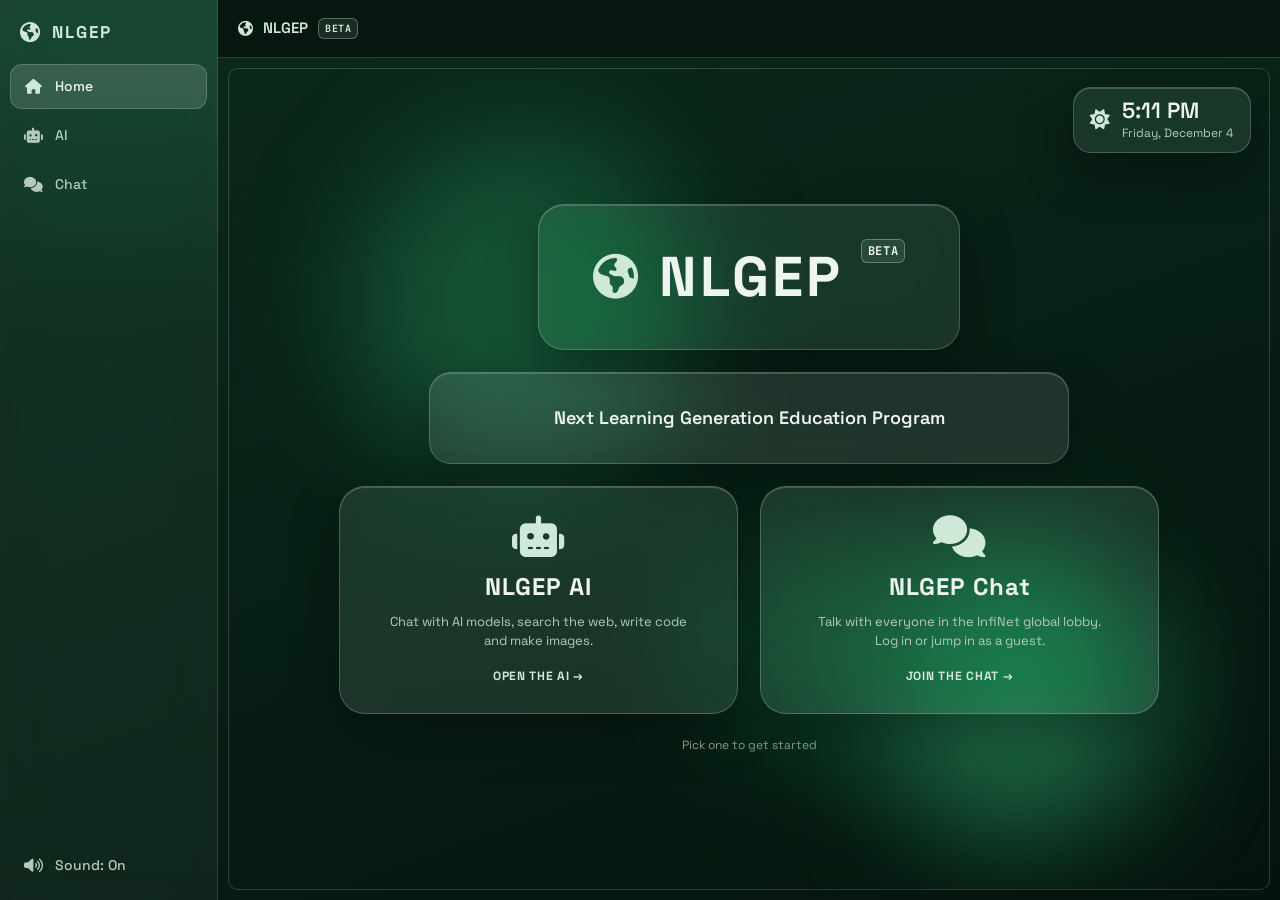
<file: static/home.html>
<!DOCTYPE html>
<html lang="en">
<head>
<meta charset="utf-8">
<meta name="viewport" content="width=device-width,initial-scale=1">
<title>NLGEP</title>
<link rel="icon" href="data:image/svg+xml,%3Csvg xmlns='http://www.w3.org/2000/svg' viewBox='0 0 64 64'%3E%3Ccircle cx='32' cy='32' r='30' fill='%230b2a1c' stroke='%23cfe8d8' stroke-width='4'/%3E%3Cpath d='M8 32h48M32 8c-14 14-14 34 0 48M32 8c14 14 14 34 0 48' fill='none' stroke='%23cfe8d8' stroke-width='3'/%3E%3C/svg%3E">
<link rel="preconnect" href="https://fonts.googleapis.com">
<link rel="preconnect" href="https://fonts.gstatic.com" crossorigin>
<link href="https://fonts.googleapis.com/css2?family=JetBrains+Mono:wght@400;600&family=Space+Grotesk:wght@400;500;600;700&display=swap" rel="stylesheet">
<link href="https://cdnjs.cloudflare.com/ajax/libs/font-awesome/6.7.2/css/all.min.css" rel="stylesheet">
<link href="/static/nlgep.css" rel="stylesheet">
<link href="/static/nlgep-fx.css" rel="stylesheet">
</head>
<body>
<nav aria-label="NLGEP navigation" id="nlSidebar">
  <div class="nl-logo"><i class="fas fa-earth-americas"></i><span>NLGEP</span></div>
  <a class="nl-nav active" href="/"><i class="fas fa-house"></i><span>Home</span></a>
  <a class="nl-nav" href="/ai"><i class="fas fa-robot"></i><span>AI</span></a>
  <a class="nl-nav" href="/chat"><i class="fas fa-comments"></i><span>Chat</span></a>
  <div class="nl-spacer"></div>
  <button class="nl-nav" type="button" data-sfx-toggle><i class="sfx-ico fas fa-volume-high"></i><span class="sfx-label">Sound: On</span></button>
</nav>

<section class="nl-page">
  <div class="titlebar"><div class="nl-brand"><i class="fas fa-earth-americas"></i>NLGEP<span class="nl-beta">BETA</span></div></div>
  <div class="nl-body"><div class="nl-card" id="nlHomeBody">
    <span class="nl-orb o1"></span><span class="nl-orb o2"></span><span class="nl-orb o3"></span>
    <div class="nl-glass" id="nlHomeClockCard"><i class="fas fa-moon" id="nlHomeIcon"></i><div><div id="nlHomeClock">--:--</div><div id="nlHomeDate">-</div></div></div>
    <div class="nl-glass" id="nlHomeTitleCard"><i class="fas fa-earth-americas"></i><span>NLGEP</span><span class="nl-beta">BETA</span></div>
    <div class="nl-flip" id="nlFlip" title="Click to flip">
      <div class="nl-flip-inner">
        <div class="nl-face">Next Learning Generation Education Program</div>
        <div class="nl-face nl-back">Next Level Games, Entertainment, and Proxies</div>
      </div>
    </div>
    <div class="hub-cards">
      <a class="hub-card" href="/ai">
        <i class="hub-ico fas fa-robot"></i>
        <h2>NLGEP AI</h2>
        <p>Chat with AI models, search the web, write code and make images.</p>
        <span class="hub-go">Open the AI &rarr;</span>
      </a>
      <a class="hub-card" href="/chat">
        <i class="hub-ico fas fa-comments"></i>
        <h2>NLGEP Chat</h2>
        <p>Talk with everyone in the InfiNet global lobby. Log in or jump in as a guest.</p>
        <span class="hub-go">Join the Chat &rarr;</span>
      </a>
    </div>
    <div class="nl-fine">Pick one to get started</div>
  </div></div>
</section>

<script>
(function(){
  var $=function(i){return document.getElementById(i)};
  function tick(){
    var d=new Date(), h=d.getHours();
    $('nlHomeClock').textContent=d.toLocaleTimeString([],{hour:'numeric',minute:'2-digit'});
    $('nlHomeDate').textContent=d.toLocaleDateString([],{weekday:'long',month:'long',day:'numeric'});
    $('nlHomeIcon').className='fas '+(h>=6&&h<18?'fa-sun':'fa-moon');
  }
  tick(); setInterval(tick,20000);
  var flip=$('nlFlip'), timer;
  function start(){clearInterval(timer);timer=setInterval(function(){flip.classList.toggle('flipped')},5000)}
  flip.addEventListener('click',function(){flip.classList.toggle('flipped');start()});
  start();
})();
</script>
<script src="/static/nlgep-fx.js" defer></script>
</body>
</html>
</file>
<file: static/nlgep.css>
/* NLGEP look & feel — same tokens, sidebar, glass cards and orbs as the NLGEP browser */
:root{
  --bg0:#06170f;--bg1:#0b2a1c;--bg2:#0e2f21;--bg3:#14402e;--bg-elevated:#0a2418;
  --surface:rgba(255,255,255,.08);--surface2:rgba(255,255,255,.14);
  --bd:rgba(255,255,255,.16);--bd2:rgba(255,255,255,.24);
  --tx:#eef5f0;--tx2:#b5c9bd;--tx3:#7f9a8a;
  --ac:#cfe8d8;--ac2:#a9d4bb;--ok:#8aefb0;--warn:#f8dc75;--err:#ff9595;
  --radius-sm:8px;--radius-md:10px;--radius-lg:20px;
  --shadow-md:0 8px 24px rgba(0,0,0,.45);
  --ui:'Space Grotesk','Segoe UI',sans-serif;
  --mono:'JetBrains Mono','SF Mono',ui-monospace,monospace;
  --nl-sbw:218px;
}
*{box-sizing:border-box;margin:0;padding:0;text-shadow:none}
html,body{height:100%}
body{font-family:var(--ui);color:var(--tx);overflow:hidden;line-height:1.5;
  background:radial-gradient(1200px 700px at 15% -10%,#14442e 0%,transparent 60%),linear-gradient(160deg,#0b2a1c,#04140d) fixed}
button,input{font:inherit;color:inherit}
::selection{background:rgba(255,255,255,.22)}
a{color:inherit;text-decoration:none}
::-webkit-scrollbar{width:10px;height:10px}
::-webkit-scrollbar-thumb{background:rgba(255,255,255,.16);border-radius:10px;border:2px solid transparent;background-clip:padding-box}
::-webkit-scrollbar-track{background:transparent}

/* ---------- left sidebar ---------- */
#nlSidebar{position:fixed;left:0;top:0;bottom:0;width:var(--nl-sbw);z-index:60;display:flex;flex-direction:column;gap:4px;padding:12px 10px;
  background:rgba(255,255,255,.05);backdrop-filter:blur(20px) saturate(120%);-webkit-backdrop-filter:blur(20px) saturate(120%);border-right:1px solid rgba(255,255,255,.12)}
#nlSidebar .nl-logo{display:flex;align-items:center;gap:10px;padding:8px 10px 14px;color:var(--ac);font-weight:700;font-size:17px;letter-spacing:2px}
#nlSidebar .nl-logo i{font-size:20px}
.nl-nav{display:flex;align-items:center;gap:12px;width:100%;padding:11px 12px;border:1px solid transparent;border-radius:12px;background:transparent;color:var(--tx2);
  font-size:14px;font-weight:500;cursor:pointer;text-align:left;transition:background .15s,color .15s,border-color .15s}
.nl-nav i{width:20px;text-align:center;font-size:15px}
.nl-nav:hover{background:rgba(255,255,255,.1);color:var(--tx)}
.nl-nav.active{background:rgba(255,255,255,.14);border-color:rgba(255,255,255,.18);color:var(--tx)}
.nl-nav.active i{color:var(--ac)}
.nl-spacer{flex:1}

/* ---------- brand + pages ---------- */
.nl-brand{display:flex;align-items:center;gap:10px;flex:none;padding:0 8px;color:var(--ac);font-weight:600;font-size:15px;white-space:nowrap}
.nl-beta{font-family:var(--mono);font-size:10px;font-weight:700;letter-spacing:.05em;padding:2px 6px;border-radius:6px;border:1px solid rgba(207,232,216,.35);background:rgba(207,232,216,.1)}
.nl-page{position:fixed;left:var(--nl-sbw);top:0;right:0;bottom:0;z-index:40;display:flex;flex-direction:column;background:linear-gradient(160deg,#0b2a1c,#04140d)}
.titlebar{flex:none;display:flex;align-items:center;gap:12px;min-height:58px;padding:8px 12px;background:var(--bg0);border-bottom:1px solid var(--bd)}
.nl-body{flex:1;min-height:0;position:relative;padding:10px}
.nl-card{height:100%;border:1px solid var(--bd);border-radius:var(--radius-md);overflow:hidden;position:relative}
.nl-pill{font-size:12px;font-weight:600;color:var(--tx);padding:6px 12px;border-radius:99px;background:var(--surface);border:1px solid var(--bd);white-space:nowrap}
.tool-btn{display:inline-flex;align-items:center;justify-content:center;gap:8px;min-width:38px;height:38px;padding:0 12px;border-radius:var(--radius-md);border:1px solid var(--bd);background:var(--surface);color:var(--tx2);cursor:pointer;font-size:14px;font-weight:600;transition:background .15s,color .15s,border-color .15s}
.tool-btn:hover{background:var(--surface2);color:var(--tx);border-color:var(--bd2)}
.tool-btn:disabled{opacity:.55;cursor:not-allowed}
.tool-btn.primary{background:var(--ac);color:#06170f;border-color:var(--ac)}
.tool-btn.primary:hover{background:var(--ac2);border-color:var(--ac2);color:#06170f}

/* ---------- glass + orbs + flip card ---------- */
.nl-glass{background:rgba(255,255,255,.09);border:1px solid rgba(255,255,255,.2);backdrop-filter:blur(22px) saturate(150%);-webkit-backdrop-filter:blur(22px) saturate(150%);
  border-radius:26px;box-shadow:0 18px 50px rgba(0,0,0,.35),inset 0 1px 0 rgba(255,255,255,.18)}
.nl-orb{position:absolute;border-radius:50%;filter:blur(60px);opacity:.55;pointer-events:none}
.nl-orb.o1{width:340px;height:340px;background:#1f7a4d;left:12%;top:8%}
.nl-orb.o2{width:300px;height:300px;background:#2fa36b;right:10%;bottom:6%}
.nl-orb.o3{width:220px;height:220px;background:#0f5c3a;left:46%;top:56%}
.nl-flip{position:relative;z-index:1;width:min(640px,92%);height:92px;perspective:1000px;cursor:pointer;border-radius:22px}
.nl-flip-inner{position:relative;width:100%;height:100%;transform-style:preserve-3d;transition:transform .85s cubic-bezier(.4,.2,.2,1)}
.nl-flip.flipped .nl-flip-inner{transform:rotateX(180deg)}
.nl-face{position:absolute;inset:0;display:flex;align-items:center;justify-content:center;padding:0 26px;border-radius:22px;background:rgba(255,255,255,.1);border:1px solid rgba(255,255,255,.2);
  box-shadow:0 18px 50px rgba(0,0,0,.3),inset 0 1px 0 rgba(255,255,255,.18);color:var(--tx);font-size:18px;font-weight:600;line-height:1.35;text-align:center;backface-visibility:hidden;-webkit-backface-visibility:hidden}
.nl-back{transform:rotateX(180deg);color:var(--ac)}

/* ---------- home ---------- */
#nlHomeBody{display:flex;flex-direction:column;align-items:center;justify-content:center;gap:22px;padding:24px;text-align:center;overflow:auto}
#nlHomeClockCard{position:absolute;top:18px;right:18px;z-index:2;display:flex;align-items:center;gap:12px;padding:10px 16px;border-radius:18px;text-align:left}
#nlHomeClockCard i{font-size:20px;color:var(--ac)}
#nlHomeClock{font-size:22px;font-weight:600;color:var(--tx);line-height:1.1}
#nlHomeDate{font-size:12px;color:var(--tx2);margin-top:2px}
#nlHomeTitleCard{position:relative;z-index:1;display:flex;align-items:center;gap:18px;padding:30px 54px;font-size:56px;font-weight:700;letter-spacing:3px;color:var(--tx)}
#nlHomeTitleCard i{font-size:.8em;color:var(--ac)}
#nlHomeTitleCard .nl-beta{font-size:12px;letter-spacing:.05em;align-self:flex-start;margin-top:4px}
.nl-home-actions{position:relative;z-index:1;display:flex;gap:14px;flex-wrap:wrap;justify-content:center}
.nl-home-actions .tool-btn{height:46px;padding:0 24px;font-size:15px;border-radius:14px}
.nl-fine{position:relative;z-index:1;font-size:12px;color:var(--tx3)}

/* home: choose AI or Chat */
.hub-cards{position:relative;z-index:1;display:flex;gap:22px;flex-wrap:wrap;justify-content:center;width:min(820px,94%)}
.hub-card{flex:1 1 300px;min-width:240px;display:flex;flex-direction:column;align-items:center;gap:8px;padding:28px 22px;border-radius:26px;cursor:pointer;color:var(--tx);
  background:rgba(255,255,255,.1);border:1px solid rgba(255,255,255,.22);box-shadow:0 18px 50px rgba(0,0,0,.3),inset 0 1px 0 rgba(255,255,255,.18);
  backdrop-filter:blur(22px) saturate(150%);-webkit-backdrop-filter:blur(22px) saturate(150%)}
.hub-card:hover{border-color:var(--ac);background:rgba(255,255,255,.15)}
.hub-card .hub-ico{font-size:42px;color:var(--ac);margin-bottom:4px}
.hub-card h2{font-size:24px;font-weight:700;letter-spacing:1px}
.hub-card p{font-size:13px;color:var(--tx2);line-height:1.45;max-width:300px}
.hub-card .hub-go{margin-top:8px;font-size:12px;font-weight:700;color:var(--ac);letter-spacing:.06em;text-transform:uppercase}

/* ---------- chat ---------- */
/* grid-template-rows + min-height:0 keep the column exactly as tall as the card, so the
   message list scrolls internally and the composer (textbox) is never pushed off-screen. */
.chat-card{display:grid;grid-template-columns:minmax(0,1fr) 230px;grid-template-rows:minmax(0,1fr);background:rgba(255,255,255,.03)}
.chat-main{min-width:0;min-height:0;display:flex;flex-direction:column;border-right:1px solid var(--bd)}
.chat-head{flex:none;padding:14px 18px;border-bottom:1px solid var(--bd);background:rgba(255,255,255,.04)}
.chat-head strong{font-size:16px;color:var(--tx)}
.muted{font-size:12px;color:var(--tx3)}
.messages{flex:1;min-height:0;overflow:auto;padding:20px;display:flex;flex-direction:column;gap:12px}
.msg{max-width:min(760px,82%);padding:11px 14px;border-radius:16px;border:1px solid var(--bd);background:rgba(255,255,255,.08);box-shadow:0 5px 20px rgba(0,0,0,.18)}
.msg.me{align-self:flex-end;background:rgba(207,232,216,.16);border-color:rgba(207,232,216,.34)}
.msg .name{font-size:11px;font-weight:700;margin-bottom:4px;color:var(--ac)}
.msg .body{white-space:pre-wrap;word-break:break-word;line-height:1.45;color:var(--tx)}
.msg .time{font-size:10px;color:var(--tx3);margin-top:5px}
.composer{flex:none;display:flex;align-items:stretch;gap:8px;padding:12px;border-top:1px solid var(--bd);background:rgba(255,255,255,.04)}
.composer .tool-btn{height:auto;padding:0 18px}
.field{flex:1;min-width:0;background:rgba(255,255,255,.08);color:var(--tx);border:1px solid var(--bd);border-radius:12px;padding:12px 14px;outline:none;transition:border-color .15s,background .15s}
.field::placeholder{color:var(--tx3)}
.field:focus{border-color:var(--ac);background:rgba(255,255,255,.12)}
.people{min-height:0;padding:14px;overflow:auto;background:rgba(255,255,255,.03)}
.nl-title{font-size:11px;text-transform:uppercase;letter-spacing:.08em;color:var(--tx3);margin:0 0 8px;font-weight:700}
.users{display:flex;flex-direction:column;gap:6px}
.user{display:flex;align-items:center;gap:8px;padding:8px 10px;border-radius:10px;background:rgba(255,255,255,.07);border:1px solid var(--bd);font-size:13px}
.user::before{content:"";width:8px;height:8px;border-radius:50%;background:var(--ok);flex:none;box-shadow:0 0 8px var(--ok)}

/* ---------- login overlay ---------- */
.overlay{position:fixed;inset:0;z-index:90;display:flex;align-items:center;justify-content:center;padding:20px;background:rgba(4,20,13,.72);backdrop-filter:blur(20px);-webkit-backdrop-filter:blur(20px)}
.login{width:min(440px,100%);padding:28px}
.login h1{font-size:26px;margin-bottom:8px;display:flex;align-items:center;gap:12px}
.login h1 i{color:var(--ac)}
.login p{color:var(--tx2);line-height:1.5;margin-bottom:16px;font-size:14px}
.login form{display:flex;flex-direction:column;gap:10px}
.login .field{flex:none;width:100%}
.login .login-actions{display:flex;gap:8px}
.login .login-actions .tool-btn{flex:1}
.login .divider{display:flex;align-items:center;gap:10px;margin:14px 0 10px;font-size:11px;text-transform:uppercase;letter-spacing:.08em;color:var(--tx3)}
.login .divider::before,.login .divider::after{content:"";flex:1;height:1px;background:var(--bd)}
.login .guest-btn{width:100%}
.login .error{min-height:20px;margin-top:10px;font-size:12px;color:var(--err)}

/* ---------- staff mode ---------- */
.nl-nav.staff-on{background:rgba(255,149,149,.14);border-color:rgba(255,149,149,.4);color:var(--tx)}
.nl-nav.staff-on i{color:var(--err)}
.staff-actions{display:none;gap:6px;margin-top:8px;flex-wrap:wrap}
body.staff-on .staff-actions{display:flex}
.danger-btn{display:inline-flex;align-items:center;gap:6px;height:28px;padding:0 10px;border-radius:8px;border:1px solid rgba(255,149,149,.45);background:rgba(255,149,149,.12);color:var(--err);cursor:pointer;font-size:12px;font-weight:600}
.danger-btn:hover{background:rgba(255,149,149,.24)}
.staff-pass{width:min(400px,100%);padding:26px}
.staff-pass h2{font-size:20px;margin-bottom:6px;display:flex;align-items:center;gap:10px}
.staff-pass h2 i{color:var(--err)}
.staff-pass p{color:var(--tx2);font-size:13px;margin-bottom:14px}
.staff-pass .field{width:100%;flex:none;margin-bottom:10px}
.staff-pass .row{display:flex;gap:8px}
.staff-pass .row .tool-btn{flex:1}
.staff-pass .error{min-height:18px;margin-top:8px;font-size:12px;color:var(--err)}
.staff-tabs{display:flex;gap:6px;padding:10px 16px 0}
.staff-tabs .tool-btn.on{background:var(--ac);color:#06170f;border-color:var(--ac)}
.acct-pane{padding:14px 16px;display:flex;flex-direction:column;min-height:0;grid-column:1/-1}
.acct-tools{display:flex;gap:8px;margin-bottom:10px}
.acct-list{flex:1;min-height:0;overflow:auto;display:flex;flex-direction:column;gap:6px}
.acct-row{display:flex;align-items:center;gap:10px;padding:9px 12px;border-radius:12px;border:1px solid var(--bd);background:rgba(255,255,255,.06);font-size:13px}
.acct-row .nm{font-weight:600;flex:1;min-width:0;overflow:hidden;text-overflow:ellipsis;white-space:nowrap}
.acct-row .tag{font-size:10px;font-weight:700;letter-spacing:.05em;padding:2px 7px;border-radius:99px;border:1px solid var(--bd);color:var(--tx3)}
.acct-row .dt{font-size:11px;color:var(--tx3)}
.nl-toast{position:fixed;left:50%;bottom:22px;transform:translateX(-50%);z-index:120;padding:10px 18px;border-radius:99px;background:rgba(10,36,24,.95);border:1px solid var(--bd2);box-shadow:var(--shadow-md);font-size:13px;pointer-events:none;opacity:0;transition:opacity .2s}
.nl-toast.show{opacity:1}

/* ---------- staff diagnostics ---------- */
.modal{position:fixed;inset:0;z-index:80;display:none;align-items:center;justify-content:center;padding:18px;background:rgba(0,0,0,.45);backdrop-filter:blur(12px);-webkit-backdrop-filter:blur(12px)}
.modal.show{display:flex}
.staff{width:min(980px,100%);height:min(760px,92vh);display:flex;flex-direction:column;overflow:hidden;background:rgba(10,36,24,.88)}
.staff-head{display:flex;justify-content:space-between;align-items:center;padding:14px 16px;border-bottom:1px solid var(--bd)}
.staff-body{display:grid;grid-template-columns:260px 1fr;min-height:0;flex:1}
.staff-body[hidden]{display:none}
.checks{padding:14px;border-right:1px solid var(--bd);overflow:auto}
.check{display:flex;align-items:center;gap:8px;padding:9px;border-bottom:1px solid rgba(255,255,255,.08);font-size:12px;color:var(--tx2)}
.dot{width:9px;height:9px;border-radius:50%;background:var(--tx3);flex:none}
.dot.ok{background:var(--ok)}.dot.bad{background:var(--err)}.dot.run{background:var(--warn)}
.debug{display:flex;flex-direction:column;min-width:0}
.debug-title{padding:10px 13px;border-bottom:1px solid var(--bd);font-size:12px;font-weight:700;color:var(--ac)}
.logs{flex:1;overflow:auto;padding:12px;background:rgba(0,0,0,.55);color:var(--ok);font:11px/1.55 var(--mono)}
.log.ok{color:var(--ok)}.log.err{color:var(--err)}.log.warn{color:var(--warn)}
.loader{position:fixed;inset:0;z-index:100;display:none;align-items:center;justify-content:center;background:rgba(4,20,13,.8);backdrop-filter:blur(22px);-webkit-backdrop-filter:blur(22px)}
.loader.show{display:flex}
.loader-card{width:min(600px,92vw);padding:26px}
.spinner{width:30px;height:30px;border:3px solid rgba(255,255,255,.18);border-top-color:var(--ac);border-radius:50%;animation:spin .8s linear infinite;margin-bottom:14px}
@keyframes spin{to{transform:rotate(360deg)}}
.loader-title{font-size:22px;font-weight:700;margin-bottom:12px}
.status-list{font:12px/1.8 var(--mono)}
.status-line{display:flex;justify-content:space-between;border-top:1px solid rgba(255,255,255,.1);padding:4px 0;color:var(--tx2)}
.status-line .state{font-weight:700}
.status-line.active .state{color:var(--tx3)}
.status-line.ok .state{color:var(--ok)}
.status-line.bad .state{color:var(--err)}
.retry{margin-top:10px;font-size:11px;color:var(--tx3)}

/* ---------- small screens ---------- */
@media (max-width:760px){
  :root{--nl-sbw:62px}
  #nlSidebar .nl-logo span,.nl-nav span{display:none}
  #nlSidebar .nl-logo{justify-content:center;padding:8px 0 14px}
  .nl-nav{justify-content:center;padding:12px 0}
  .chat-card{grid-template-columns:minmax(0,1fr)}
  .chat-main{border-right:0}
  .people{display:none}
  .msg{max-width:92%}
  .staff-body{grid-template-columns:1fr}
  .checks{display:none}
  #nlHomeTitleCard{font-size:30px;padding:20px 26px;gap:10px}
  .nl-face{font-size:15px}
  #nlHomeClockCard{top:10px;right:10px;padding:8px 12px}
  .hub-card{padding:22px 16px}
}
</file>
<file: static/nlgep-fx.css>
/* NLGEP FX — buttons and cards grow when hovered (messages included). Loaded on every page. */

/* smooth grow + shrink; `scale` is its own property so it never fights existing transforms */
button, [role="button"], input[type="button"], input[type="submit"], input[type="reset"], select, summary,
.tool-btn, .nl-nav, .nb, .navbtn, .tool, .send,
.hub-card, .nl-flip, #nlHomeClockCard, #nlHomeTitleCard, .family-card, .model-detail-card,
.usage-card, .usage-item, .chat-entry, .msg, .message, .user, .nl-pill {
  transition: scale .18s cubic-bezier(.34, 1.56, .64, 1), background-color .15s ease, background .15s ease,
              color .15s ease, border-color .15s ease, box-shadow .15s ease, transform .15s ease, opacity .15s ease !important;
}

@media (hover: hover) and (prefers-reduced-motion: no-preference) {
  /* buttons */
  button:not(:disabled):hover, [role="button"]:hover, input[type="button"]:hover, input[type="submit"]:hover,
  input[type="reset"]:hover, select:hover, summary:hover,
  .tool-btn:not(:disabled):hover, .nb:hover, .navbtn:hover, .tool:not(:disabled):hover, .send:not(:disabled):hover {
    scale: 1.08;
  }
  /* wide sidebar links grow a little less so they stay inside the sidebar */
  .nl-nav:hover { scale: 1.04; }

  /* cards (chat + AI messages included) */
  .hub-card:hover, .nl-flip:hover, #nlHomeClockCard:hover, #nlHomeTitleCard:hover,
  .family-card:hover, .model-detail-card:not(:disabled):hover, .usage-card:hover, .usage-item:hover,
  .chat-entry:hover, .user:hover, .nl-pill:hover {
    scale: 1.04;
  }
  .msg:hover, .message:hover { scale: 1.025; }
  .hub-card:hover { scale: 1.06; }
}
</file>
